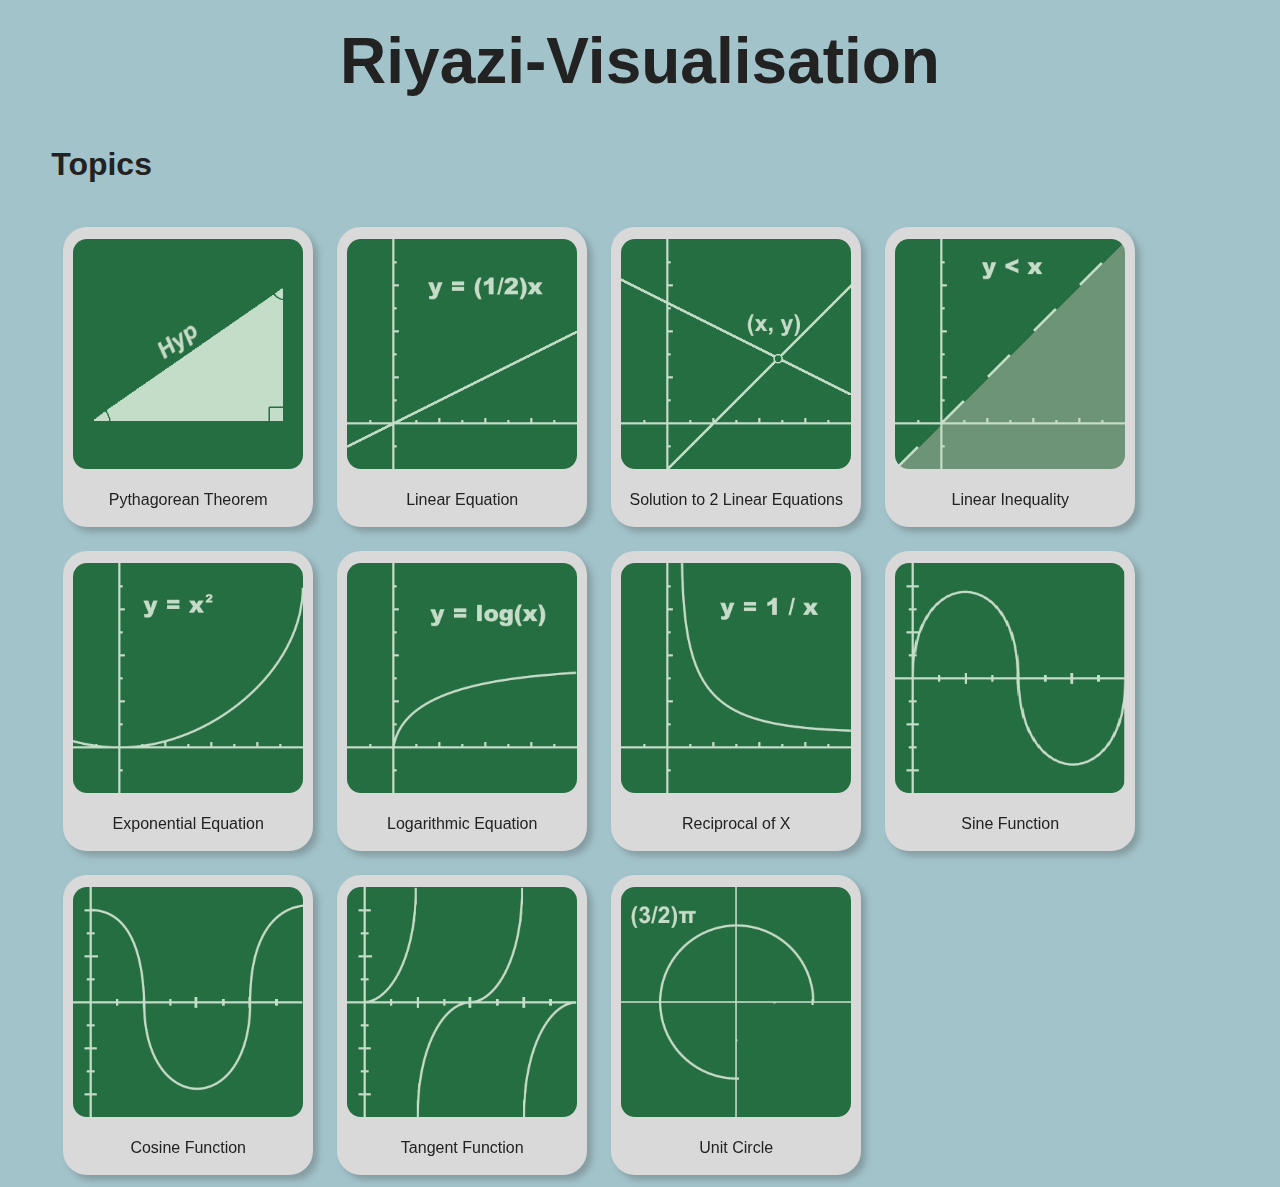
<file: index.html>
<!DOCTYPE html>
<html lang="en">
<head>
    <meta charset="UTF-8">
    <meta name="viewport" content="width=device-width, initial-scale=1.0">
    <link rel="stylesheet" href="Styles/Main.css">
    <title>Riyazi Visualisation Project</title>
</head>
<body>
    <h2 class="title">Riyazi-Visualisation</h2>
    <div class="main-container">
        <h3 class="semi-title">Topics</h3>
        <div class="topics-container-list">
            <a href="Pythagorean-Theorem.html">
                <div class="topic-container">
                    <img src="Images/Pythagorean-Theorem-Icon.png" alt="Pythagorean-Theorem">
                    <p>Pythagorean Theorem</p>
                </div>
            </a>
            <a href="Linear-Equation.html">
                <div class="topic-container">
                    <img src="Images/Linear-Equation-Icon.png" alt="Linear-Equation">
                    <p>Linear Equation</p>
                </div>
            </a>
            <a href="Solution-Linear.html">
                <div class="topic-container">
                    <img src="Images/Linear-Solution-Icon.png" alt="Linear-Equations-Solution">
                    <p>Solution to 2 Linear Equations</p>
                </div>
            </a>
            <a href="Linear-Inequality.html">
                <div class="topic-container">
                    <img src="Images/Linear-Inequality-Icon.png" alt="Linear-Inequality">
                    <p>Linear Inequality</p>
                </div>
            </a>
            <a href="Exponential-Equation.html">
                <div class="topic-container">
                    <img src="Images/Exponential-Equation-Icon.png" alt="Exponential-Equation">
                    <p>Exponential Equation</p>
                </div>
            </a>
            <a href="Logarithmic-Equation.html">
                <div class="topic-container">
                    <img src="Images/Logarithmic-Equation-Icon.png" alt="Logarithmic-Equation">
                    <p>Logarithmic Equation</p>
                </div>
            </a>
            <a href="Reciprocal-X.html">
                <div class="topic-container">
                    <img src="Images/Reciprocal-of-X-Icon.png" alt="Reciprocal Function">
                    <p>Reciprocal of X</p>
                </div>
            </a>
            <a href="Sine-Function.html">
                <div class="topic-container">
                    <img src="Images/Sine-Curve-Icon.png" alt="Sine Function or Sine Wave">
                    <p>Sine Function</p>
                </div>
            </a>
            <a href="Cosine-Function.html">
                <div class="topic-container">
                    <img src="Images/Cosine-Curve-Icon.png" alt="Cosine Function or Cosine Wave">
                    <p>Cosine Function</p>
                </div>
            </a>
            <a href="Tangent-Function.html">
                <div class="topic-container">
                    <img src="Images/Tangent-Curve-Icon.png" alt="Tangent Function or Tangent Curve">
                    <p>Tangent Function</p>
                </div>
            </a>
            <a href="Unit-Circle.html">
                <div class="topic-container">
                    <img src="Images/Unit-Circle-Icon.png" alt="Unit-Circle">
                    <p>Unit Circle</p>
                </div>
            </a>
        </div>
    </div>
</body>
</html>
</file>
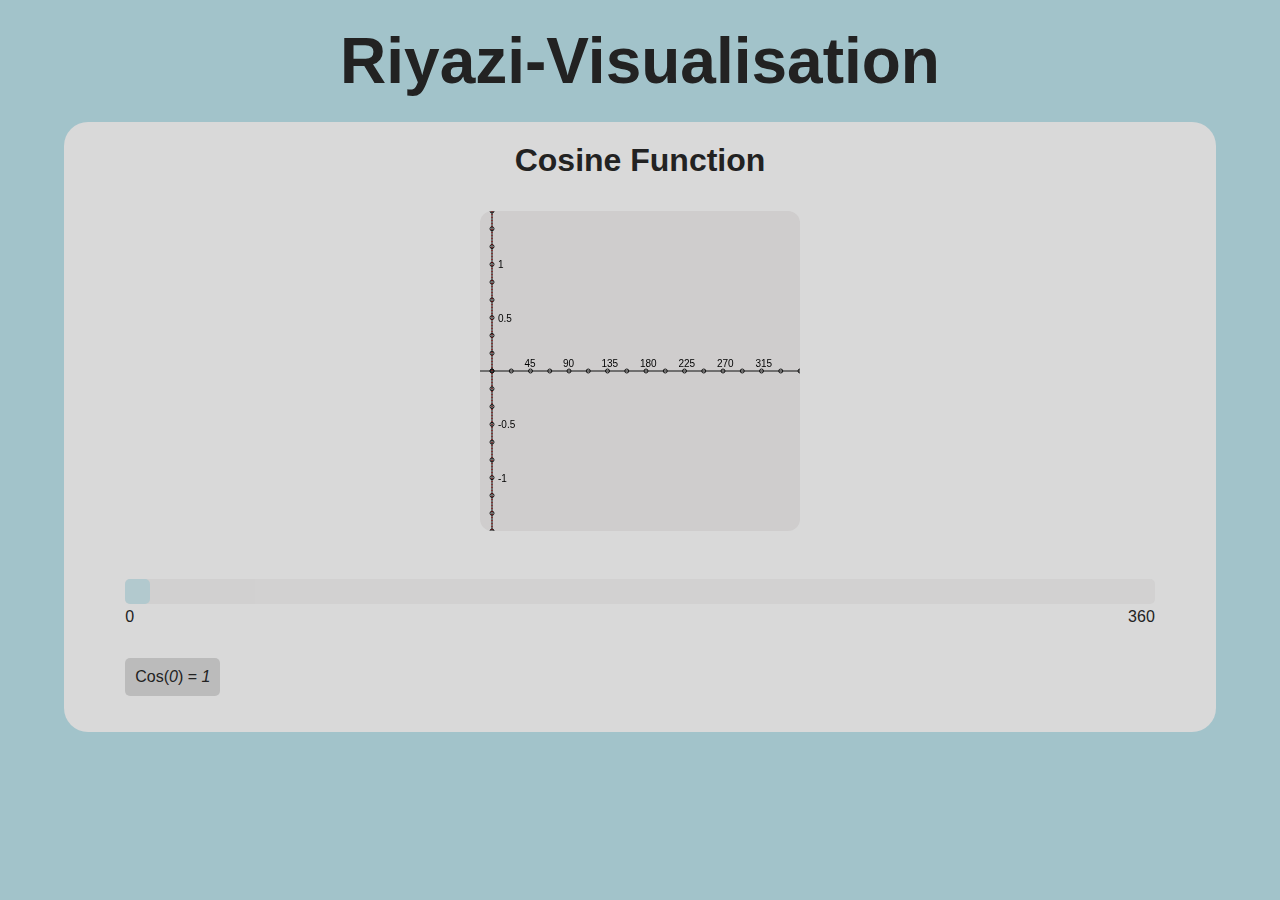
<file: Cosine-Function.html>
<!DOCTYPE html>
<html lang="en">
<head>
    <meta charset="UTF-8">
    <meta name="viewport" content="width=device-width, initial-scale=1.0">
    <link rel="stylesheet" href="Styles/Topic.css">
    <link rel="stylesheet" href="Styles/Sliders.css">
    <link rel="stylesheet" href="Styles/Equation.css">
    <title>Cosine Function</title>
</head>
<body>
    <h2 class="title">Riyazi-Visualisation</h2>
    <div class="main-container">
        <h3 class="semi-title">Cosine Function</h3>
        <div class="visual">
            <canvas id="canvas-1" width="320px" height="320px"></canvas>
        </div>
        <div class="sliders-container">
            <div class="slider-container">
                <input type="range" min="0" max="360" value="0" class="slider" id="slider-1">
                <ul>
                    <li id="min"></li>
                    <li id="max"></li>
                </ul>
            </div>
        </div>
        <div class="content">
            <code>Cos(<em id="value-1"></em>) = <em id="value-2"></em></code>
        </div>
    </div>
    <script src="Scripts/Main.js"></script>
    <script src="Scripts/Cosine-Function.js"></script>
    <script src="Scripts/Slider.js"></script>
</body>
</html>
</file>
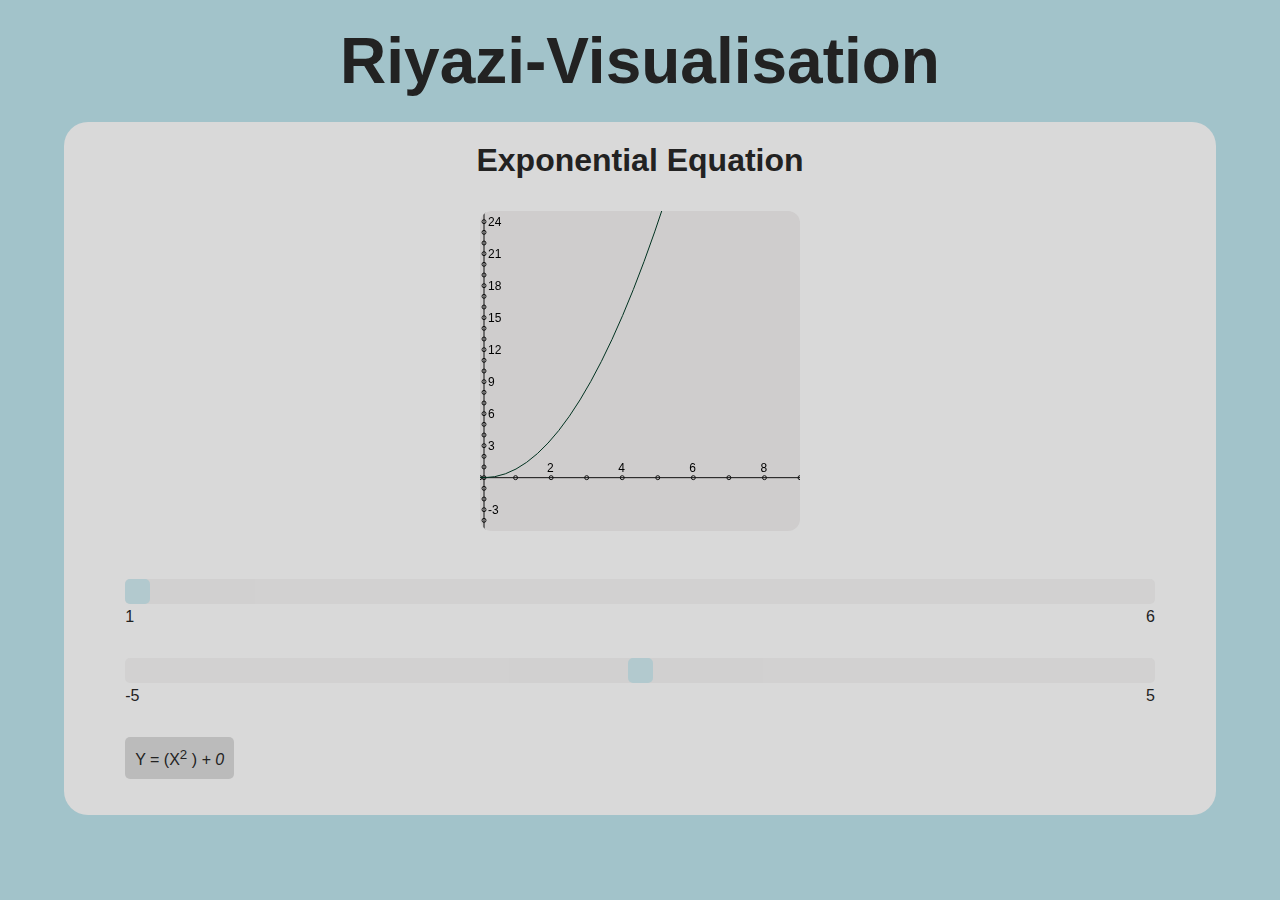
<file: Exponential-Equation.html>
<!DOCTYPE html>
<html lang="en">
<head>
    <meta charset="UTF-8">
    <meta name="viewport" content="width=device-width, initial-scale=1.0">
    <link rel="stylesheet" href="Styles/Topic.css">
    <link rel="stylesheet" href="Styles/Sliders.css">
    <link rel="stylesheet" href="Styles/Equation.css">
    <title>Exponential Equation</title>
</head>
<body>
    <h2 class="title">Riyazi-Visualisation</h2>
    <div class="main-container">
        <h3 class="semi-title">Exponential Equation</h3>
        <div class="visual">
            <canvas id="canvas-1" width="320" height="320"></canvas>
        </div>
        <div class="sliders-container">
            <div class="slider-container">
                <input type="range" min="1" max="6" value="0" class="slider" id="slider-1">
                <ul>
                    <li id="min"></li>
                    <li id="max"></li>
                </ul>
            </div>
            <div class="slider-container">
                <input type="range" min="-5" max="5" value="0" class="slider" id="slider-2">
                <ul>
                    <li id="min"></li>
                    <li id="max"></li>
                </ul>
            </div>
        </div>
        <div class="content">
            <code>Y = (X<sup>2</sup> <em id="value-1"></em>) <em id="value-2"></em></code>
        </div>
    </div>
    <script src="Scripts/Main.js"></script>
    <script src="Scripts/Exponential-eq.js"></script>
    <script src="Scripts/Slider.js"></script>
</body>
</html>
</file>
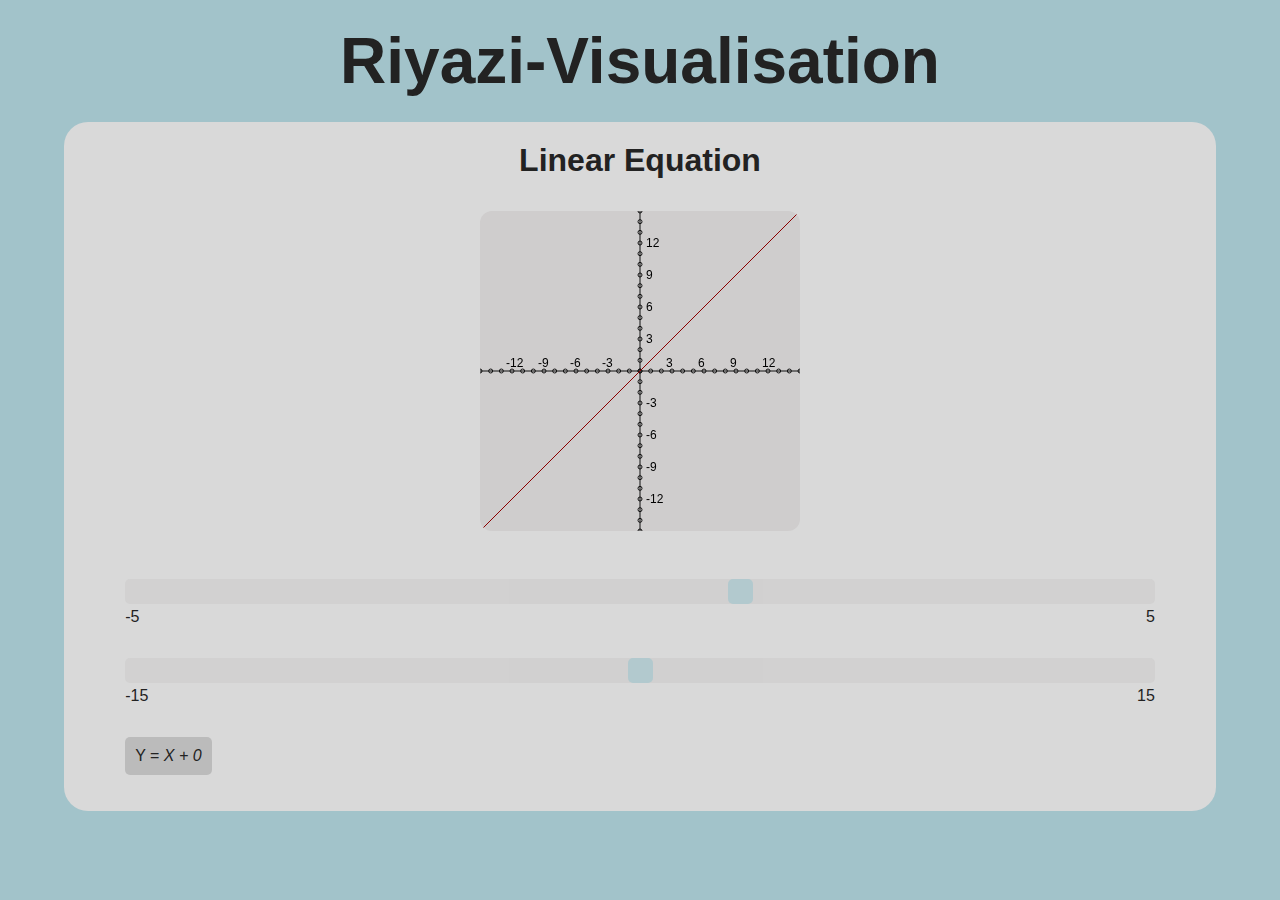
<file: Linear-Equation.html>
<!DOCTYPE html>
<html lang="en">
<head>
    <meta charset="UTF-8">
    <meta name="viewport" content="width=device-width, initial-scale=1.0">
    <link rel="stylesheet" href="Styles/Topic.css">
    <link rel="stylesheet" href="Styles/Sliders.css">
    <link rel="stylesheet" href="Styles/Equation.css">
    <title>Linear Equation</title>
</head>
<body>
    <h2 class="title">Riyazi-Visualisation</h2>
    <div class="main-container">
        <h3 class="semi-title">Linear Equation</h3>
        <div class="visual">
            <canvas id="canvas-1" width="320" height="320"></canvas>
        </div>
        <div class="sliders-container">
            <div class="slider-container">
                <input type="range" min="-5" max="5" value="1" class="slider" id="slider-1">
                <ul>
                    <li id="min"></li>
                    <li id="max"></li>
                </ul>
            </div>
            <div class="slider-container">
                <input type="range" min="-15" max="15" value="0" class="slider" id="slider-2">
                <ul>
                    <li id="min"></li>
                    <li id="max"></li>
                </ul>
            </div>
        </div>
        <div class="content">
            <code>Y = <em id="value-1"></em> <em id="value-2"></em></code>
        </div>
    </div>
    <script src="Scripts/Main.js"></script>
    <script src="Scripts/Linear-eq.js"></script>
    <script src="Scripts/Slider.js"></script>
</body>
</html>
</file>
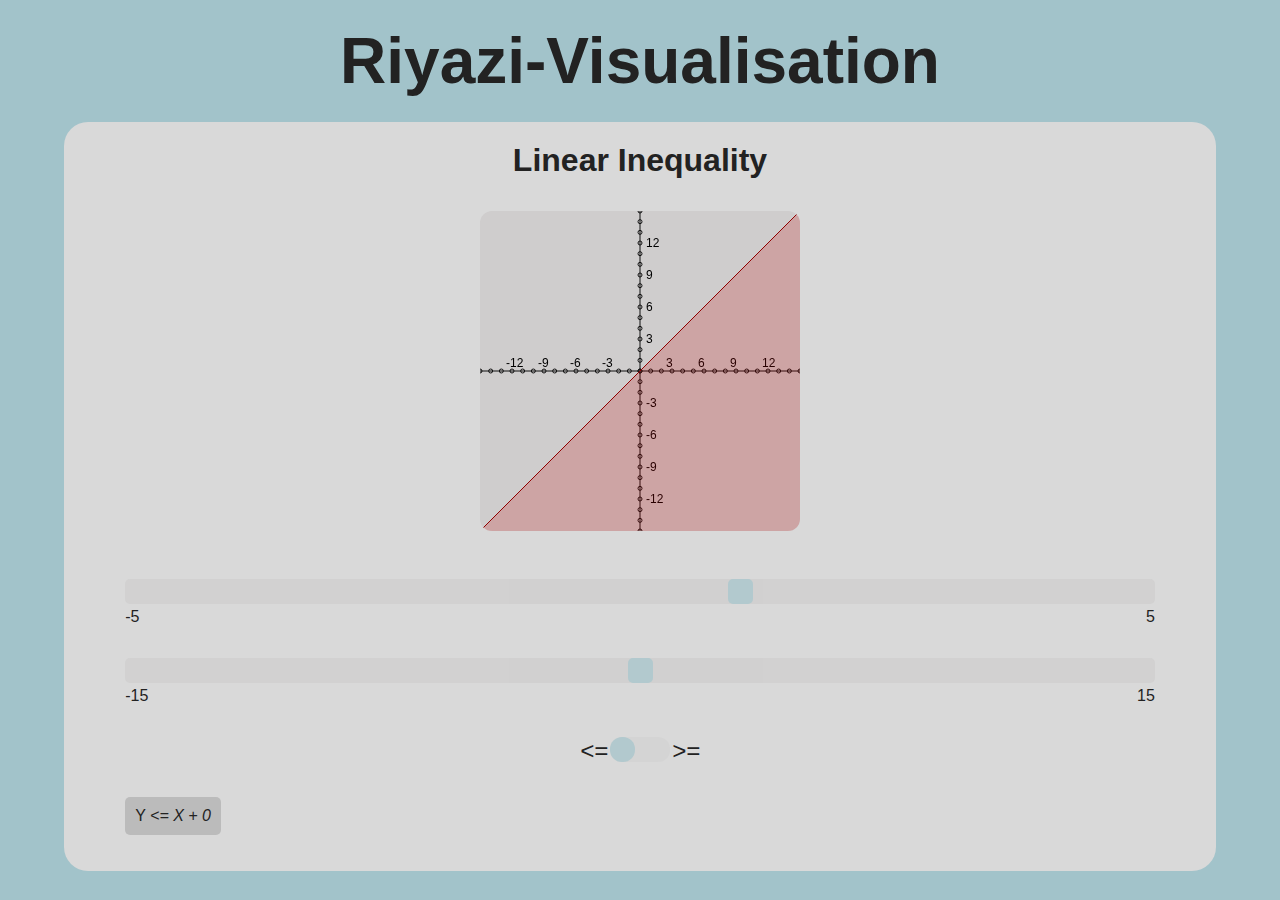
<file: Linear-Inequality.html>
<!DOCTYPE html>
<html lang="en">
<head>
    <meta charset="UTF-8">
    <meta name="viewport" content="width=device-width, initial-scale=1.0">
    <link rel="stylesheet" href="Styles/Topic.css">
    <link rel="stylesheet" href="Styles/Sliders.css">
    <link rel="stylesheet" href="Styles/Equation.css">
    <title>Linear Inequality</title>
</head>
<body>
    <h2 class="title">Riyazi-Visualisation</h2>
    <div class="main-container">
        <h3 class="semi-title">Linear Inequality</h3>
        <div class="visual">
            <canvas id="canvas-1" width="320" height="320"></canvas>
        </div>
        <div class="sliders-container">
            <div class="slider-container">
                <input type="range" min="-5" max="5" value="1" class="slider" id="slider-1">
                <ul>
                    <li id="min"></li>
                    <li id="max"></li>
                </ul>
            </div>
            <div class="slider-container">
                <input type="range" min="-15" max="15" class="slider" id="slider-2">
                <ul>
                    <li id="min"></li>
                    <li id="max"></li>
                </ul>
            </div>
            <div class="checkbox-container">
                <p><=</p>
                <input type="range" min="0" max="1" value="0" id="checkbox">
                <p>>=</p>
            </div>
        </div>
        <div class="content">
            <code>Y <em id="symbol"></em> <em id="value-1"></em> <em id="value-2"></em></code>
        </div>
    </div>
    <script src="Scripts/Main.js"></script>
    <script src="Scripts/Slider.js"></script>
    <script src="Scripts/Linear-Inequality.js"></script>
</body>
</html>
</file>
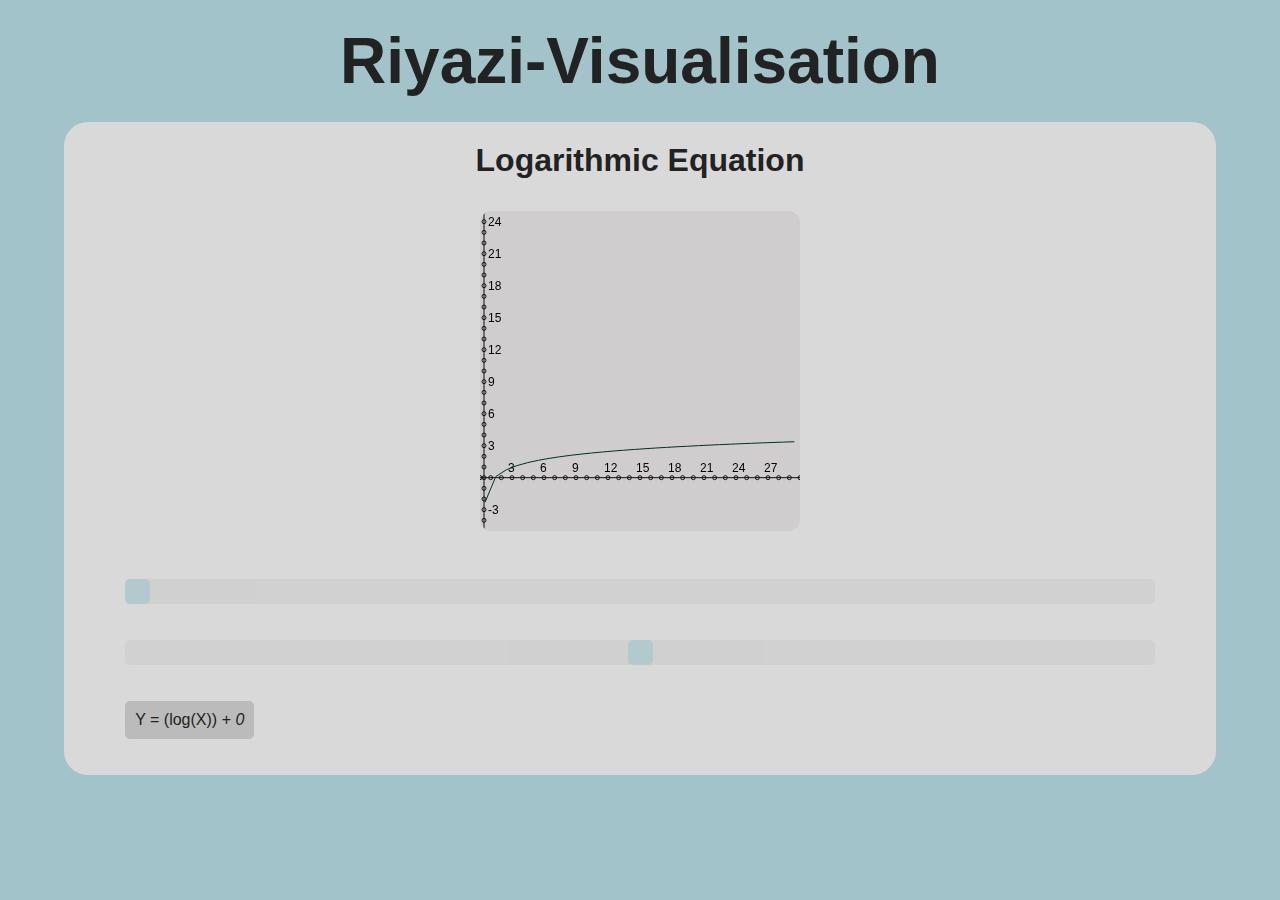
<file: Logarithmic-Equation.html>
<!DOCTYPE html>
<html lang="en">
<head>
    <meta charset="UTF-8">
    <meta name="viewport" content="width=device-width, initial-scale=1.0">
    <link rel="stylesheet" href="Styles/Topic.css">
    <link rel="stylesheet" href="Styles/Sliders.css">
    <link rel="stylesheet" href="Styles/Equation.css">
    <title>Logarithmic Equation</title>
</head>
<body>
    <h2 class="title">Riyazi-Visualisation</h2>
    <div class="main-container">
        <h3 class="semi-title">Logarithmic Equation</h3>
        <div class="visual">
            <canvas id="canvas-1" width="320" height="320"></canvas>
        </div>
        <div class="sliders-container">
            <div class="slider-container">
                <input type="range" min="1" max="6" value="0" class="slider" id="slider-1">
                <ul>
                    <li id="min"></li>
                    <li id="max"></li>
                </ul>
            </div>
            <div class="slider-container">
                <input type="range" min="-5" max="5" value="0" class="slider" id="slider-2">
                <ul>
                    <li id="min"></li>
                    <li id="max"></li>
                </ul>
            </div>
        </div>
        <div class="content">
            <code>Y = (log(X)<em id="value-1"></em>)<em id="value-2"></em></code>
        </div>
    </div>
    <script src="Scripts/Main.js"></script>
    <script src="Scripts/Logarithmic-eq.js"></script>
</body>
</html>
</file>
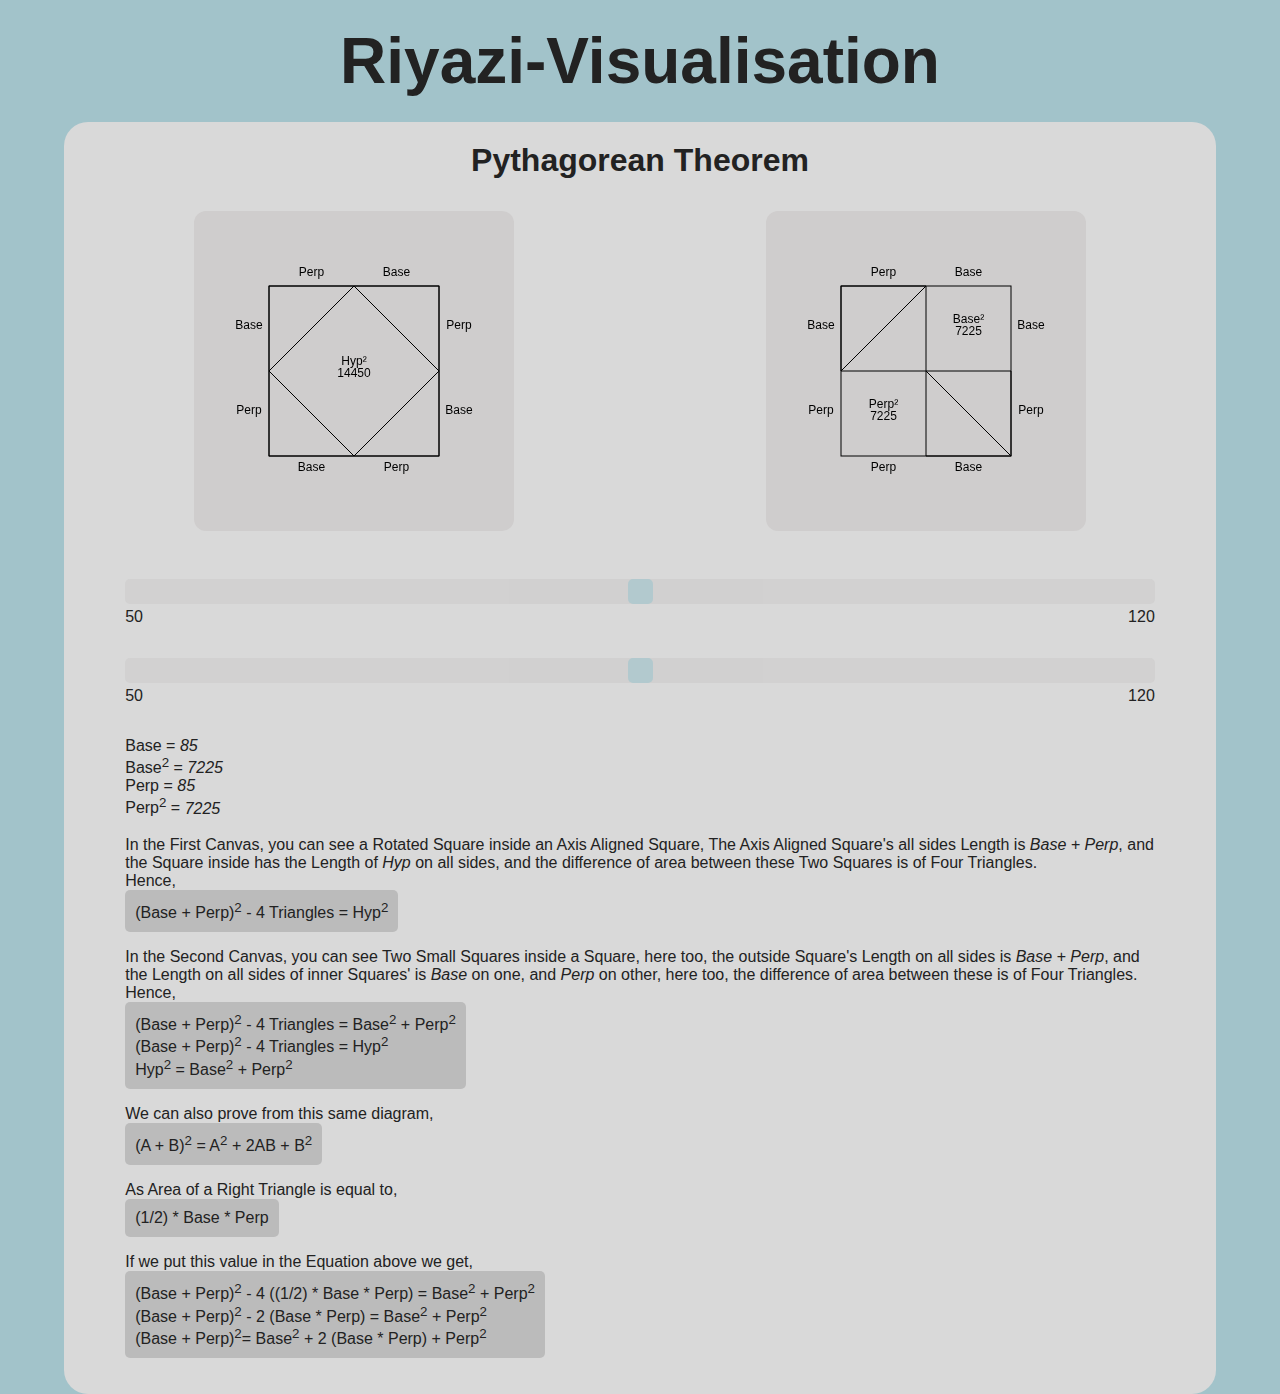
<file: Pythagorean-Theorem.html>
<!DOCTYPE html>
<html lang="en">
<head>
    <meta charset="UTF-8">
    <meta name="viewport" content="width=device-width, initial-scale=1.0">
    <link rel="stylesheet" href="Styles/Equation.css">
    <link rel="stylesheet" href="Styles/Topic.css">
    <link rel="stylesheet" href="Styles/Sliders.css">
    <title>Pythagorean Theorem</title>
</head>
<body>
    <h2 class="title">Riyazi-Visualisation</h2>
    <div class="main-container">
        <h3 class="semi-title">Pythagorean Theorem</h3>
        <div class="visual">
            <canvas id="canvas-1" width="320" height="320"></canvas>
            <canvas id="canvas-2" width="320" height="320"></canvas>
        </div>
        <div class="sliders-container">
            <div class="slider-container">
                <input type="range" min="50" max="120" value="85" class="slider" id="slider-1">
                <ul>
                    <li id="min"></li>
                    <li id="max"></li>
                </ul>
            </div>
            <div class="slider-container">
                <input type="range" min="50" max="120" value="85" class="slider" id="slider-2">
                <ul>
                    <li id="min"></li>
                    <li id="max"></li>
                </ul>
            </div>
        </div>
        <div class="content">
            <p>Base = <em id="value-2"></em></p>
            <p>Base<sup>2</sup> = <em id="value-4"></em></p>
            <p>Perp = <em id="value-1"></em></p>
            <p>Perp<sup>2</sup> = <em id="value-3"></em></p>
            <p>
                <br>In the First Canvas, you can see a Rotated Square inside an Axis Aligned Square,
                The Axis Aligned Square's all sides Length is <em>Base + Perp</em>, 
                and the Square inside has the Length of <em>Hyp</em> on all sides,
                and the difference of area between these Two Squares is of Four Triangles.<br>
                Hence,
            </p>
            <code>
                 (Base + Perp)<sup>2</sup> - 4 Triangles = Hyp<sup>2</sup>
            </code>
            <p>
                In the Second Canvas, you can see Two Small Squares inside a Square,
                here too, the outside Square's Length on all sides is <em>Base + Perp</em>,
                and the Length on all sides of inner Squares' is <em>Base</em> on one, and <em>Perp</em> on other,
                here too, the difference of area between these is of Four Triangles.<br>
                Hence,
            </p>
            <code>
                (Base + Perp)<sup>2</sup> - 4 Triangles = Base<sup>2</sup> + Perp<sup>2</sup><br>
                (Base + Perp)<sup>2</sup> - 4 Triangles = Hyp<sup>2</sup><br>
                Hyp<sup>2</sup> = Base<sup>2</sup> + Perp<sup>2</sup>
            </code>
            <p>
                We can also prove from this same diagram,<br>
            </p>
            <code>
                (A + B)<sup>2</sup> = A<sup>2</sup> + 2AB + B<sup>2</sup>
            </code>
            <p>
                As Area of a Right Triangle is equal to,
            </p>
            <code>
                (1/2) * Base * Perp
            </code>
            <p>
                If we put this value in the Equation above we get, 
            </p>
            <code>
                (Base + Perp)<sup>2</sup> - 4 ((1/2) * Base * Perp) = Base<sup>2</sup> + Perp<sup>2</sup><br>
                (Base + Perp)<sup>2</sup> - 2 (Base * Perp) = Base<sup>2</sup> + Perp<sup>2</sup><br>
                (Base + Perp)<sup>2</sup>= Base<sup>2</sup>  + 2 (Base * Perp) + Perp<sup>2</sup>
            </code>
        </div>
    </div>
    <script src="Scripts/Main.js"></script>
    <script src="Scripts/Pythagorean.js"></script>
    <script src="Scripts/Slider.js"></script>
</body>
</html>
</file>
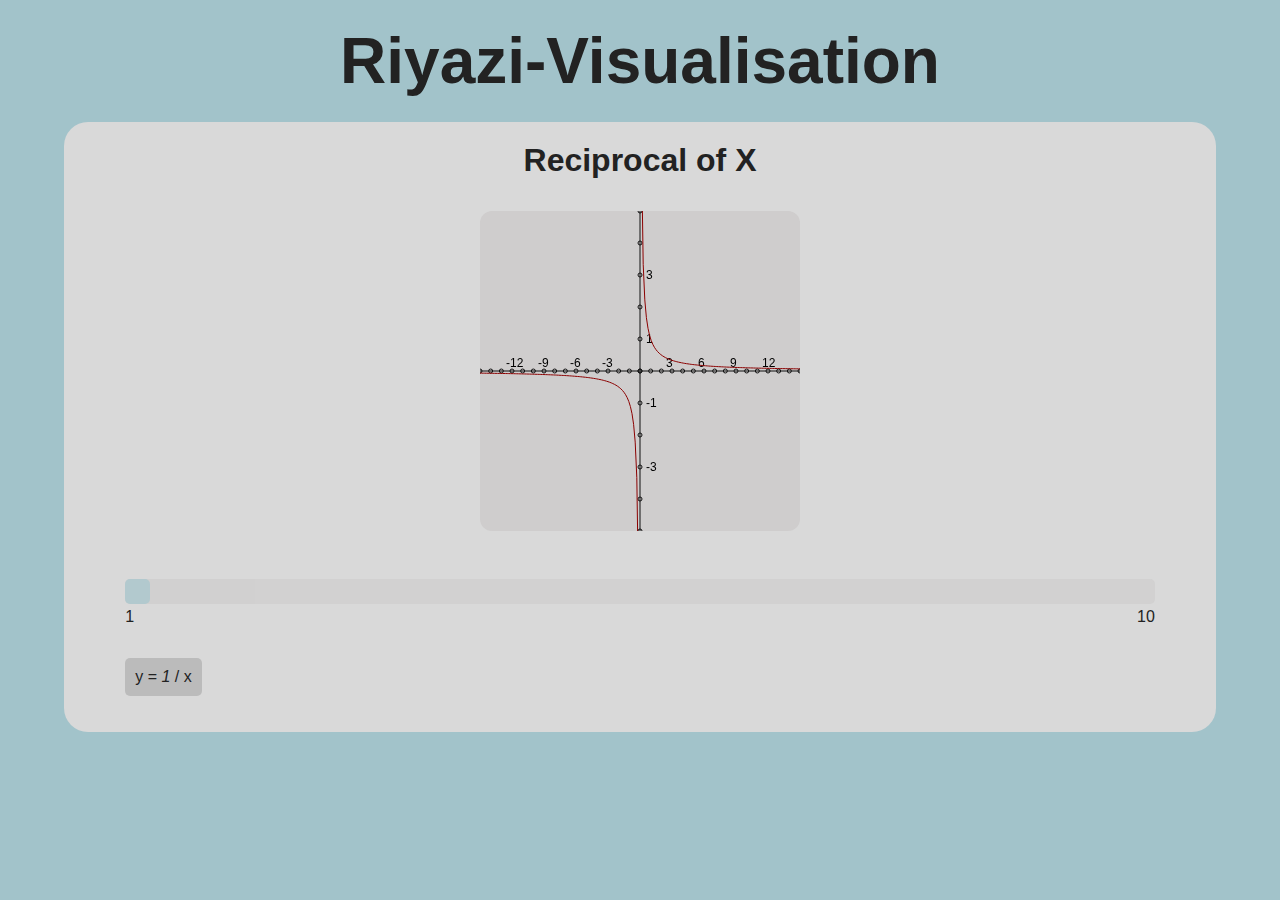
<file: Reciprocal-X.html>
<!DOCTYPE html>
<html lang="en">
<head>
    <meta charset="UTF-8">
    <meta name="viewport" content="width=device-width, initial-scale=1.0">
    <link rel="stylesheet" href="Styles/Topic.css">
    <link rel="stylesheet" href="Styles/Sliders.css">
    <link rel="stylesheet" href="Styles/Equation.css">
    <title>Reciprocal of X</title>
</head>
<body>
    <h2 class="title">Riyazi-Visualisation</h2>
    <div class="main-container">
        <h3 class="semi-title">Reciprocal of X</h3>
        <div class="visual">
            <canvas id="canvas-1" width="320px" height="320"></canvas>
        </div>
        <div class="sliders-container">
            <div class="slider-container">
                <input type="range" min="1" max="10" value="0" class="slider" id="slider-1">
                <ul>
                    <li id="min"></li>
                    <li id="max"></li>
                </ul>
            </div>
        </div>
        <div class="content">
            <code>y = <em id="value-1"></em> / x</code>
        </div>
    </div>
    <script src="Scripts/Main.js"></script>
    <script src="Scripts/Reciprocal.js"></script>
    <script src="Scripts/Slider.js"></script>
</body>
</html>
</file>
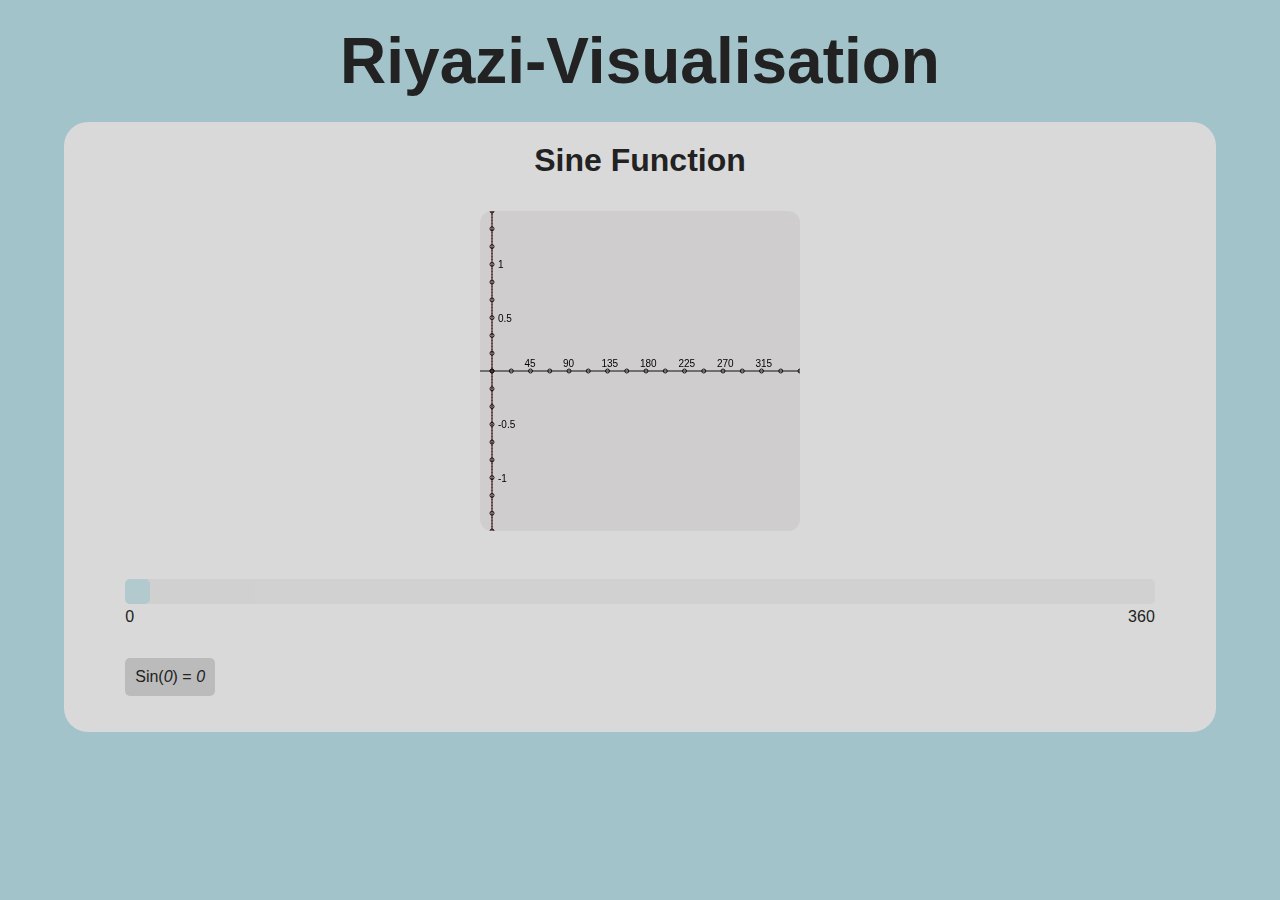
<file: Sine-Function.html>
<!DOCTYPE html>
<html lang="en">
<head>
    <meta charset="UTF-8">
    <meta name="viewport" content="width=device-width, initial-scale=1.0">
    <link rel="stylesheet" href="Styles/Topic.css">
    <link rel="stylesheet" href="Styles/Sliders.css">
    <link rel="stylesheet" href="Styles/Equation.css">
    <title>Sine Function</title>
</head>
<body>
    <h2 class="title">Riyazi-Visualisation</h2>
    <div class="main-container">
        <h3 class="semi-title">Sine Function</h3>
        <div class="visual">
            <canvas id="canvas-1" width="320px" height="320px"></canvas>
        </div>
        <div class="sliders-container">
            <div class="slider-container">
                <input type="range" min="0" max="360" value="0" class="slider" id="slider-1">
                <ul>
                    <li id="min"></li>
                    <li id="max"></li>
                </ul>
            </div>
        </div>
        <div class="content">
            <code>Sin(<em id="value-1"></em>) = <em id="value-2"></em></code>
        </div>
    </div>
    <script src="Scripts/Main.js"></script>
    <script src="Scripts/Sine-Function.js"></script>
    <script src="Scripts/Slider.js"></script>
</body>
</html>
</file>
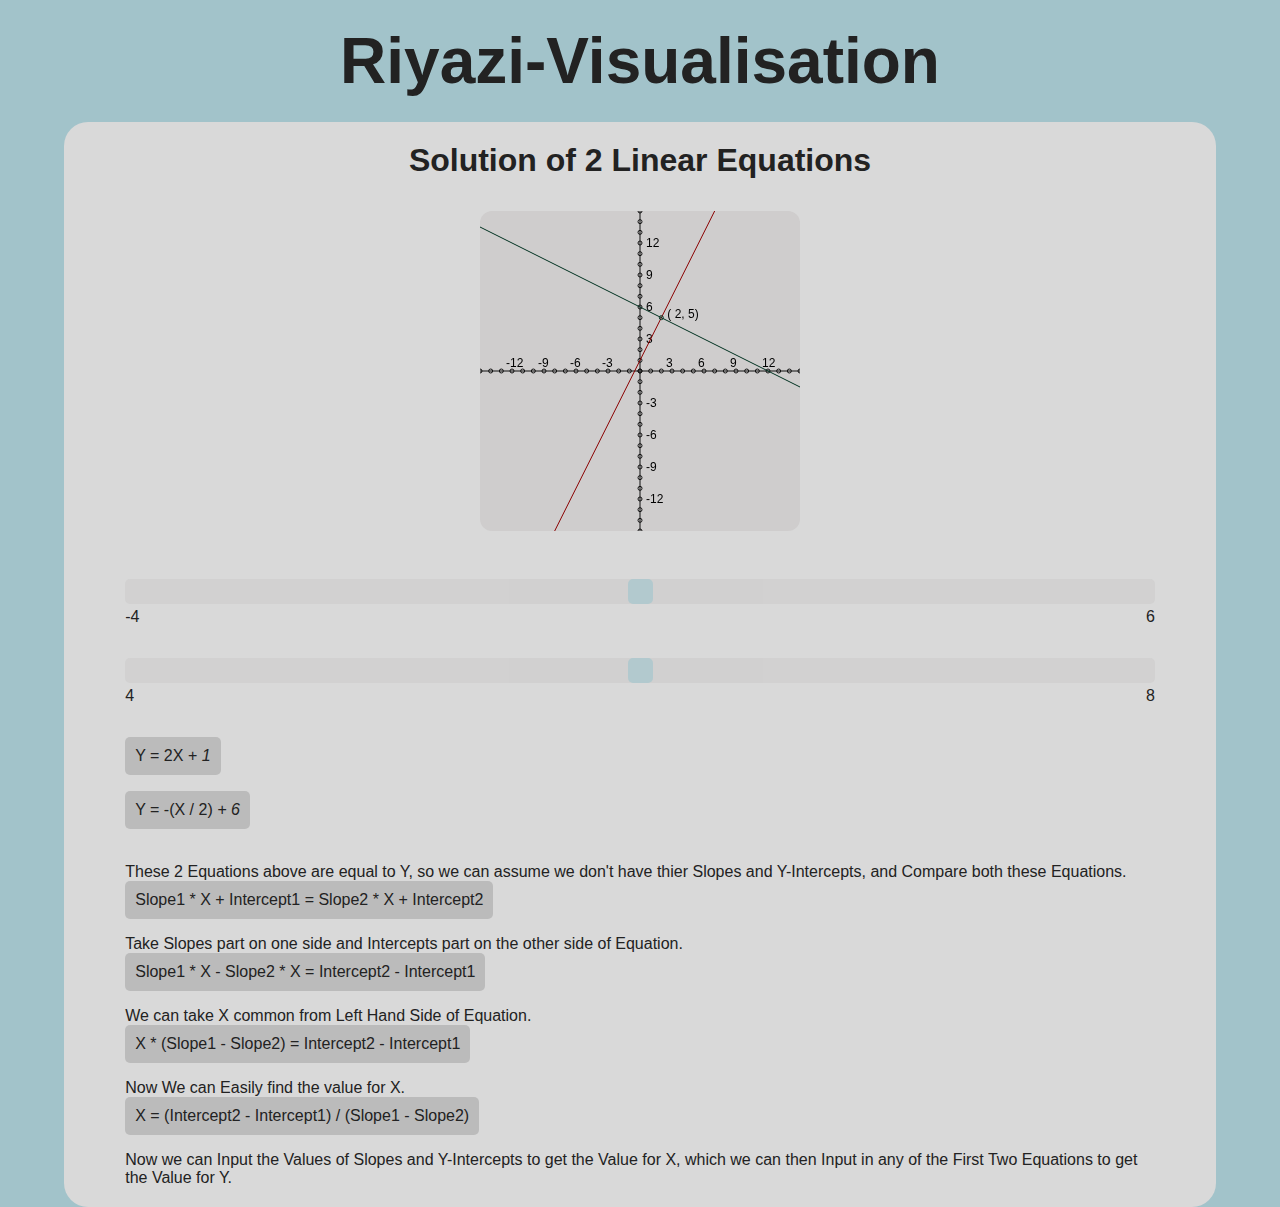
<file: Solution-Linear.html>
<!DOCTYPE html>
<html lang="en">
<head>
    <meta charset="UTF-8">
    <meta name="viewport" content="width=device-width, initial-scale=1.0">
    <link rel="stylesheet" href="Styles/Topic.css">
    <link rel="stylesheet" href="Styles/Sliders.css">
    <link rel="stylesheet" href="Styles/Equation.css">
    <title>Solution of 2 Linear Equations</title>
</head>
<body>
    <h2 class="title">Riyazi-Visualisation</h2>
    <div class="main-container">
        <h3 class="semi-title">Solution of 2 Linear Equations</h3>
        <div class="visual">
            <canvas id="canvas-1" width="320" height="320"></canvas>
        </div>
        <div class="sliders-container">
            <div class="slider-container">
                <input type="range" min="-4" max="6" class="slider" id="slider-1">
                <ul>
                    <li id="min"></li>
                    <li id="max"></li>
                </ul>
            </div>
            <div class="slider-container">
                <input type="range" min="4" max="8" class="slider" id="slider-2">
                <ul>
                    <li id="min"></li>
                    <li id="max"></li>
                </ul>
            </div>
        </div>
        <div class="content">
            <code>Y = 2X  <em id="value-1"></em></code>
            <p></p>
            <code>Y = -(X / 2) <em id="value-2"></em></code>
            <p>
                <br>These 2 Equations above are equal to Y,
                so we can assume we don't have thier Slopes and Y-Intercepts,
                and Compare both these Equations.
            </p>
            <code>Slope1 * X + Intercept1 = Slope2 * X + Intercept2</code>
            <p>Take Slopes part on one side and Intercepts part on the other side of Equation.</p>
            <code>Slope1 * X - Slope2 * X = Intercept2 - Intercept1</code>
            <p>We can take X common from Left Hand Side of Equation.</p>
            <code>X * (Slope1 - Slope2) = Intercept2 - Intercept1</code>
            <p>Now We can Easily find the value for X.</p>
            <code>X = (Intercept2 - Intercept1) / (Slope1 - Slope2)</code>
            <p>Now we can Input the Values of Slopes and Y-Intercepts to get the Value for X, which we can then Input in any of the First Two Equations to get the Value for Y.</p>
        </div>
    </div>
    <script src="Scripts/Main.js"></script>
    <script src="Scripts/Solution-Linear.js"></script>
    <script src="Scripts/Slider.js"></script>
</body>
</html>
</file>
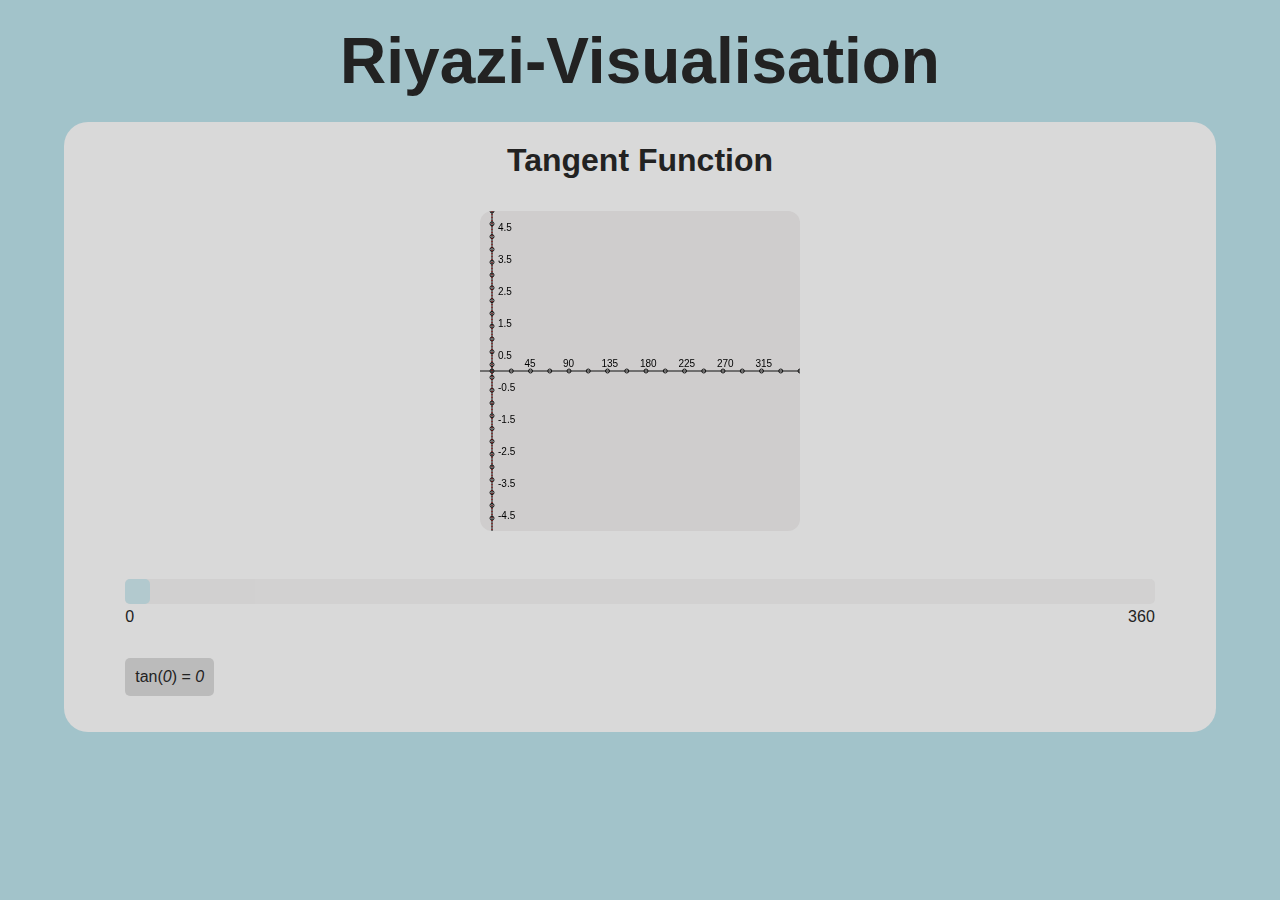
<file: Tangent-Function.html>
<!DOCTYPE html>
<html lang="en">
<head>
    <meta charset="UTF-8">
    <meta name="viewport" content="width=device-width, initial-scale=1.0">
    <link rel="stylesheet" href="Styles/Topic.css">
    <link rel="stylesheet" href="Styles/Sliders.css">
    <link rel="stylesheet" href="Styles/Equation.css">
    <title>Tangent Function</title>
</head>
<body>
    <h2 class="title">Riyazi-Visualisation</h2>
    <div class="main-container">
        <h3 class="semi-title">Tangent Function</h3>
        <div class="visual">
            <canvas id="canvas-1" width="320px" height="320px"></canvas>
        </div>
        <div class="sliders-container">
            <div class="slider-container">
                <input type="range" min="0" max="360" value="0" class="slider" id="slider-1">
                <ul>
                    <li id="min"></li>
                    <li id="max"></li>
                </ul>
            </div>
        </div>
        <div class="content">
            <code>tan(<em id="value-1"></em>) = <em id="value-2"></em></code>
        </div>
    </div>
    <script src="Scripts/Main.js"></script>
    <script src="Scripts/Tangent-Function.js"></script>
    <script src="Scripts/Slider.js"></script>
</body>
</html>
</file>
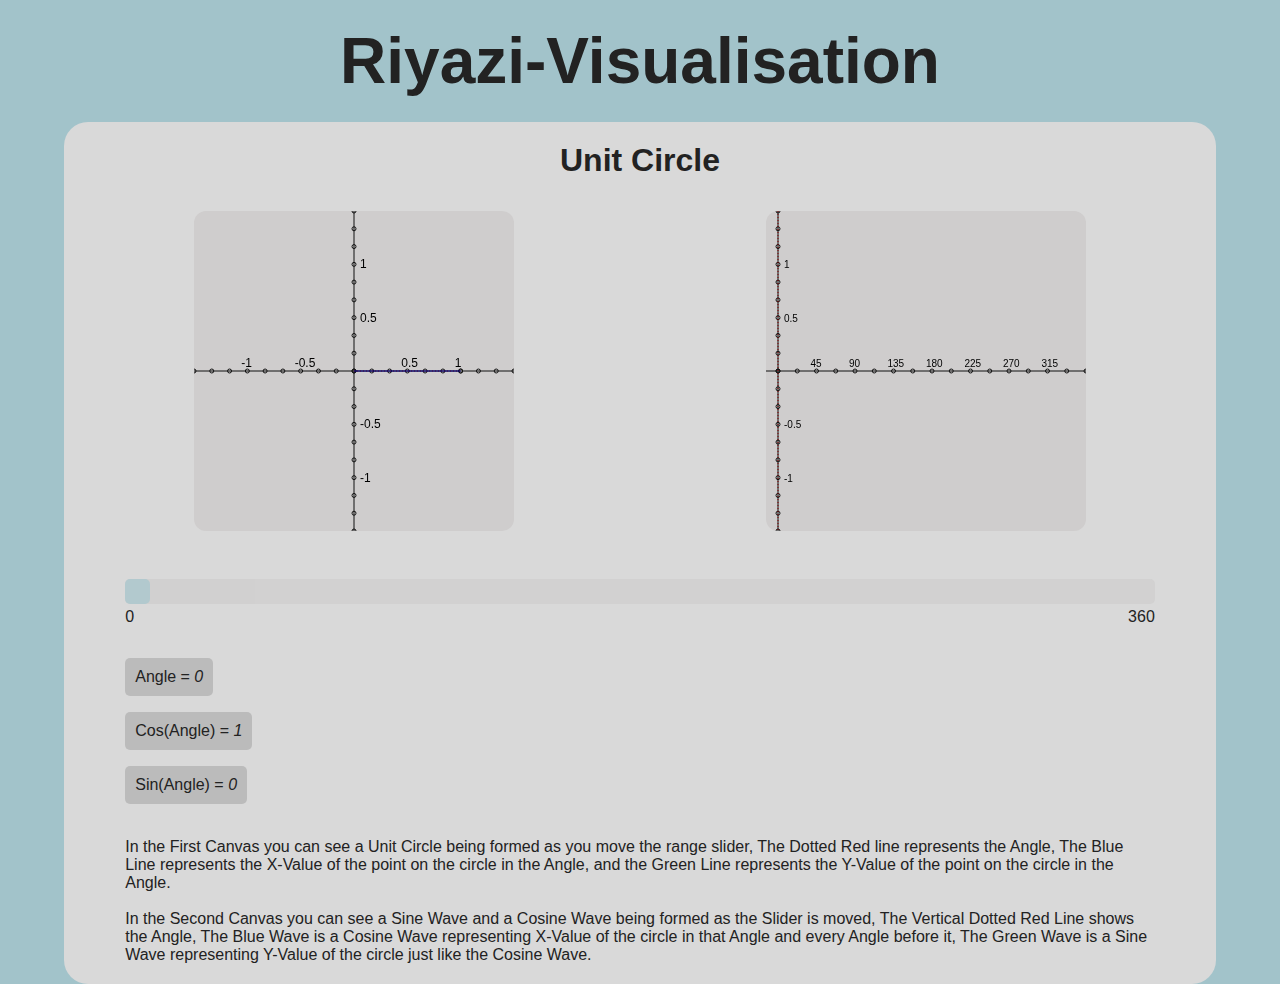
<file: Unit-Circle.html>
<!DOCTYPE html>
<html lang="en">
<head>
    <meta charset="UTF-8">
    <meta name="viewport" content="width=device-width, initial-scale=1.0">
    <link rel="stylesheet" href="Styles/Topic.css">
    <link rel="stylesheet" href="Styles/Sliders.css">
    <link rel="stylesheet" href="Styles/Equation.css">
    <title>Unit Circle</title>
</head>
<body>
    <h2 class="title">Riyazi-Visualisation</h2>
    <div class="main-container">
        <h3 class="semi-title">Unit Circle</h3>
        <div class="visual">
            <canvas id="canvas-1" width="320" height="320"></canvas>
            <canvas id="canvas-2" width="320" height="320"></canvas>
        </div>
        <div class="sliders-container">
            <div class="slider-container">
                <input type="range" min="0" max="360" value="0" class="slider" id="slider-1">
                <ul>
                    <li id="min"></li>
                    <li id="max"></li>
                </ul>
            </div>
        </div>
        <div class="content">
            <code>Angle = <em id="value-1"></em></code>
            <p></p>
            <code>Cos(Angle) = <em id="value-3"></em></code>
            <p></p>
            <code>Sin(Angle) = <em id="value-4"></em></code>
            <p>
                <br>In the First Canvas you can see a Unit Circle being formed as you move the range slider,
                The Dotted Red line represents the Angle,
                The Blue Line represents the X-Value of the point on the circle in the Angle,
                and the Green Line represents the Y-Value of the point on the circle in the Angle.<br><br>
            
                In the Second Canvas you can see a Sine Wave and a Cosine Wave being formed as the Slider is moved,
                The Vertical Dotted Red Line shows the Angle,
                The Blue Wave is a Cosine Wave representing X-Value of the circle in that Angle and every Angle before it,
                The Green Wave is a Sine Wave representing Y-Value of the circle just like the Cosine Wave.
            </p>
        </div>
    </div>
    <script src="Scripts/Main.js"></script>
    <script src="Scripts/Circle.js"></script>
    <script src="Scripts/Slider.js"></script>
</body>
</html>
</file>
<file: Styles/Main.css>
*
{
    padding: 0;
    margin: 0;
    box-sizing: border-box;
    color: #222;
    font-family: sans-serif;
}

body
{
    background: #a2c3ca;
}

.title
{
    text-align: center;
    font-size: 64px;
    margin: 24px 0;
}

.main-container
{
    display: block;
    margin: 48px auto 0 auto;
    width: 92%;
}

.semi-title
{
    font-size: 32px;
    margin-top: 16px;
}

.topics-container-list
{
    display: flex;
    flex-direction: row;
    flex-wrap: wrap;
    margin-top: 32px;
}

.topic-container
{
    background: #d9d9d9;
    width: 250px;
    height: 300px;
    border-radius: 24px;
    margin: 12px;
    padding-top: 12px;
    filter: drop-shadow(5px 5px 3px #33333344);
}

.topic-container img
{
    width: 230px;
    height: 230px;
    display: block;
    margin: 0 auto;
    border-radius: 14px;
}

.topic-container p
{
    text-align: center;
    margin-top: 22px;
}

.main-container a
{
    text-decoration: none;
}


@media screen and (max-width: 800px)
{
    .title
    {
        font-size: 32px;
    }

    .semi-title
    {
        font-size: 24px;
    }
}
</file>
<file: Styles/Topic.css>
*
{
    padding: 0;
    margin: 0;
    box-sizing: border-box;
    color: #222;
    font-family: sans-serif;
}

body
{
    background: #a2c3ca;
}

.main-container
{
    display: block;
    background: #d9d9d9;
    margin: 0 auto;
    width: 90%;
    border-radius: 24px;
    padding: 4px;
}

.title
{
    text-align: center;
    font-size: 64px;
    margin: 24px 0;
}

.semi-title
{
    text-align: center;
    font-size: 32px;
    margin-top: 16px;
}

.visual
{
    display: flex;
    flex-direction: row;
    justify-content: space-around;
    padding-top: 32px;
}

.visual canvas
{
    background: #cfcdcd;
    border-radius: 12px;
}

.value
{
    display: none;
}

.content
{
    display: block;
    width: 90%;
    margin: 16px auto;
}

.content p
{
    font-size: 16px;
}

@media screen and (max-width: 800px)
{
    .title
    {
        font-size: 32px;
    }

    .semi-title
    {
        font-size: 24px;
    }

    .visual
    {
        flex-direction: column;
        align-items: center;
        gap: 12px;
    }

    .visual canvas
    {
        width: 320px;
        max-width: 100vh;
        height: 320px;
    }
}
</file>
<file: Styles/Sliders.css>
.sliders-container
{
    display: flex;
    flex-direction: column;
    margin-top: 32px;
}

.sliders-container .slider-container
{
    display: block;
    width: 90%;
    margin: 16px auto;
}

.sliders-container .slider-container .slider
{
    width: 100%;
    appearance: none;
    height: 25px;
    border-radius: 5px;
    background: #cfcdcd;
    outline: none;
    opacity: 0.7;
    transition: 0.2s;
}

.sliders-container .slider-container ul
{
    list-style-type: none;
    display: flex;
    flex-direction: row;
    justify-content: space-between;
}

.slider:hover
{
    opacity: 1.0;
}

.slider::-webkit-slider-thumb
{
    -webkit-appearance: none;
    appearance: none;
    width: 25px;
    height: 25px;
    border-radius: 5px;
    background: #a2c3ca;
}

.slider::-moz-range-thumb
{
    width: 25px;
    height: 25px;
    background: #a2c3ca;
}

.checkbox-container
{
    display: flex;
    flex-direction: row;
    justify-content: space-between;
    width: 120px;
    margin: 16px auto;
}

.checkbox-container #checkbox
{
    width: 60px;
    appearance: none;
    height: 25px;
    border-radius: 12px;
    background: #d3d3d3;
    outline: none;
    opacity: 0.7;
    transition: 0.2s;
}

.checkbox-container p
{
    font-size: 24px;
    font-style: oblique;
}

#checkbox::-webkit-slider-thumb
{
    -webkit-appearance: none;
    appearance: none;
    width: 25px;
    height: 25px;
    border-radius: 12px;
    background: #a2c3ca;
}

#checkbox::-moz-range-thumb
{
    width: 25px;
    height: 25px;
    border-radius: 12px;
    background: #a2c3ca;
}
</file>
<file: Styles/Equation.css>
code
{
    background: #bbb;
    padding: 10px;
    margin-bottom: 16px;
    border-radius: 5px;
    display: inline-block;
}
</file>
